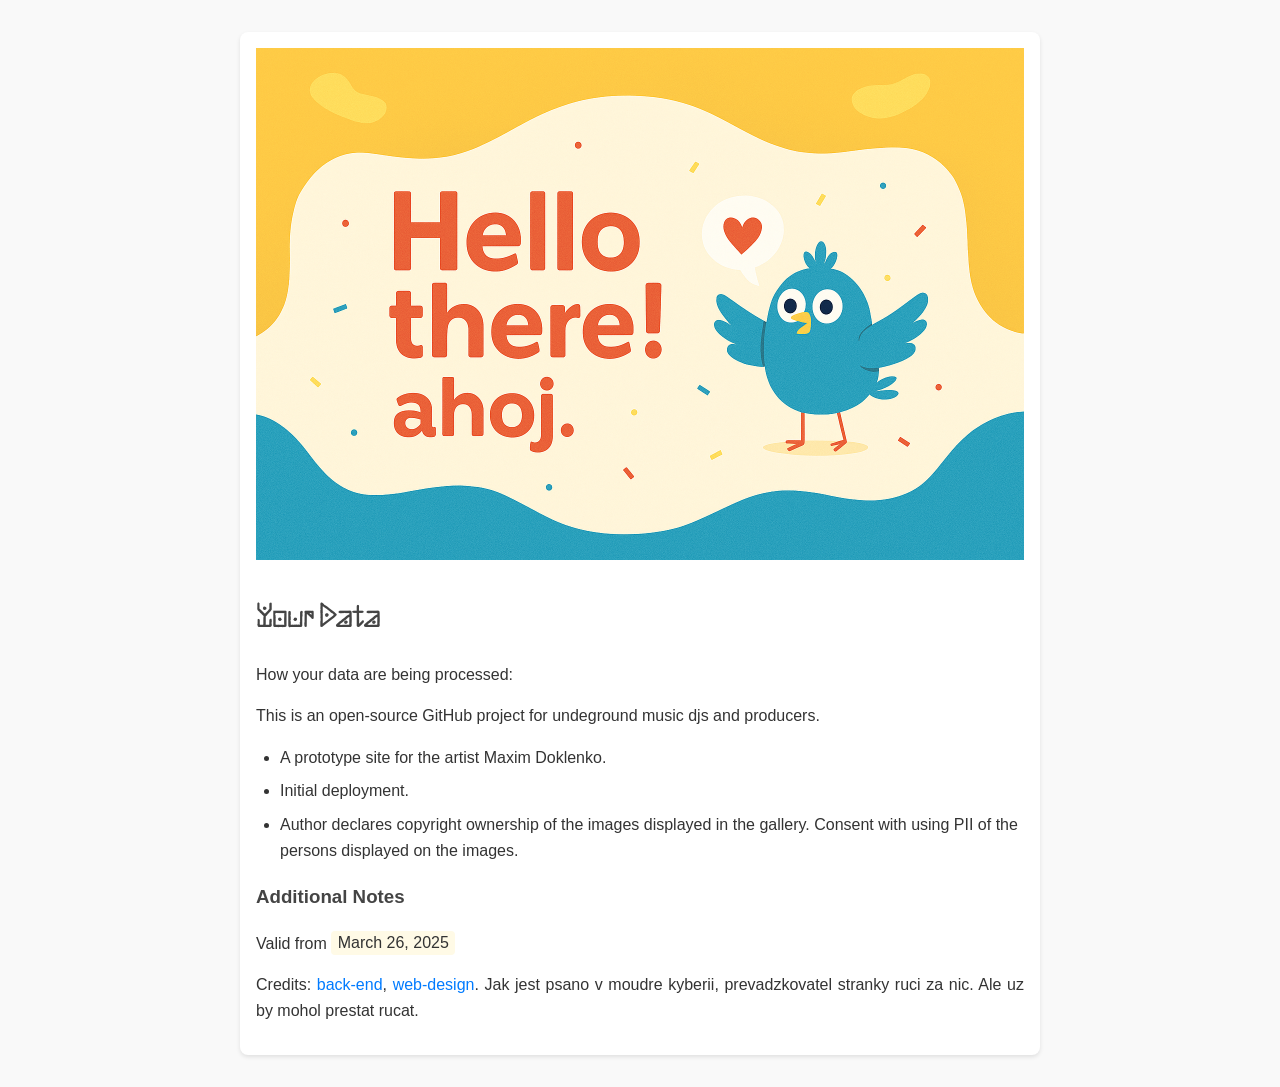
<file: disclaimer.html>
<!DOCTYPE html>
<html lang="en">

<head>
    <meta charset="UTF-8">
    <meta name="viewport" content="width=device-width, initial-scale=1.0">
    <title>Data Privacy Disclaimer</title>
    <link rel="stylesheet" href="style.css">
    <style>
        body {
            font-family: Arial, sans-serif;
            line-height: 1.6;
            margin: 0;
            padding: 0;
            background-color: #f9f9f9;
            color: #333;
        }

        .container {
            max-width: 800px;
            margin: 2rem auto;
            padding: 1rem;
            background: #fff;
            border-radius: 8px;
            box-shadow: 0 2px 4px rgba(0, 0, 0, 0.1);
        }

        h1, h2, h3 {
            color: #444;
        }

        p {
            margin: 1rem 0;
        }

        ul {
            margin: 1rem 0;
            padding-left: 1.5rem;
        }

        ul li {
            margin: 0.5rem 0;
        }

        a {
            color: #007BFF;
            text-decoration: none;
        }

        a:hover {
            text-decoration: underline;
        }

        .highlight {
            background-color: #fffae6;
            padding: 0.2rem 0.4rem;
            border-radius: 4px;
        }
    </style>
</head>

<body>
    <div class="container">
        <img src="static/welcome.png">
        <h1>Your Data</h1>
        <p>How your data are being processed:</p>

        <!-- <h2>Subheading</h2> -->
        <p>This is an open-source GitHub project for undeground music djs and producers.</p>

        <ul>
            <li>A prototype site for the artist Maxim Doklenko. </li>
            <li>Initial deployment.</li>
            <li>Author declares copyright ownership of the images displayed in the gallery. Consent with using PII of the persons displayed on the images.</li>
            <!-- <li>Krom toho ze tvy data nikam netecou a ze tvuj odkaz bude doruceny autorce</li> -->
        </ul>

        <h3>Additional Notes</h3>
        <p>Valid from <span class="highlight">March 26, 2025</span></p>

        <p>Credits: <a href="https://github.com/23vibe">back-end</a>, <a href="404">web-design</a>. Jak jest psano v moudre kyberii, prevadzkovatel stranky ruci za nic. Ale uz by mohol prestat rucat.</p>
    </div>
</body>

</html>
</file>
<file: style.css>
* {
  box-sizing: border-box;
}

body {
  font-family: sans-serif;
  width: 100%;
  margin: 0;
  background-color: #222;
  color: white;
}

@font-face {
  font-family: myFont; /* set name */
  src: url("fonts/SankofaDisplay-Regular.ttf"); /* url of the font */
}

img { width: 100%
}

hr {color:#666; width: 100%;max-width:1200px;opacity:0.5;}

h1{font-family: myFont;}

h2{
    display: block;
    font-size: 1.5em;
    margin-block-start: 0;
    margin-block-end: 0;
    margin-inline-start: 0px;
    margin-inline-end: 0px;
    font-weight: bold;
    unicode-bidi: isolate;}

p {
  display: block;
  text-align: justify;
  margin-block-start: 0em;
  margin-block-end: 0em;
  margin-inline-start: 0px;
  margin-inline-end: 0px;
  unicode-bidi: isolate;
}


/* ---- nav ---- */

.navigation {
  display: block;
  top: 0;
  position: fixed;
  z-index: 999;
  width: 100%;
  margin: auto;
  background-color: #333;
}
.navigation img {
  width: 25px;
  height: auto;
  border: none;
}

ul.topnav {
  margin: auto;
  width: 100%;
  background-color: #333;
  padding: 1em;
  padding-left: 0px;
  max-width: 1200px;
  list-style-type: none;
  overflow: hidden;
  background-color: #333;
}
ul.topnav li {display: block;width:200px;
  float: left;text-align: center;
}

ul.topnav li.first {width:100px;padding-left:1rem;}

ul.topnav li a {
  font-family: myFont;
  font-size: 1.3rem;
  color: white;
  text-align: center;
  line-height: 25px;
  padding: 0px 0px;
  text-decoration: none;
  cursor: pointer;
}
ul.topnav li a:hover {
  color: lightgray;font-size: 1.25rem;
}
ul.topnav li a.active {
  color: orange !important;
}
ul.topnav li.right {
  float: right;
}
#status {
  margin: 0;
  display: flex;
  text-align: center;
  line-height: 25px;
  padding: 20px 16px;
  text-decoration: none;
}
.content {
  background: #000;
  width: 100%;
  padding-top: 60px; /* space so fixed navigation doesn't cover content */
}


/* ---- intro section ---- */

#intro {
  max-width: 1200px;
  margin: 0 auto;
  padding: 20px;
}

#intro p {
  font-size: 1rem;
  line-height: 1.6;
}

#intro h2 {
  font-size: 1.8em;
}

.intro-flyer {
  width: 300px;
  height: auto;
  display: block;
  margin: 0 auto;
}

/* ---- music section ---- */

#music {
  max-width: 1200px;
  margin: 0 auto;
  padding: 20px;
  padding-top: 100px;
}

#music iframe {
  min-height: 200px;
}

#music h2 {
  font-size: 1.5em;
}

#music p {
  font-size: 1rem;
  line-height: 1.6;
}

#music a {
  color: orange;
}


/* ---- gallery ---- */

#gallery {
  display: block;
  padding-top: 100px;
  background: #000;
  width: 100%;
  min-height: 100vh;
}

.grid {
  padding-top: 20px;
  background: #000;
  max-width: 1200px;
  margin-left: auto;
  margin-right: auto;
  counter-reset: grid-item;
}
/* clearfix */
.grid:after {
  content: '';
  display: block;
  clear: both;
}


/* ---- grid-item ---- */

.grid-item {
  padding: 4px;
  margin-top: 20px;
  width: 20%;
  height: auto;
  float: left;
  background: transparent;
  border: 0px solid #333;
  border-color: hsla(0, 0%, 0%, 0.5);
  border-radius: 0px;
}

.grid-item--height3 {
  height: 220px;
  overflow: hidden;
}

.grid-item--height3 img {
  object-fit: cover;
  height: 100%;
  width: 100%;
}
.grid-item:before {
  counter-increment: grid-item;
  content: counter(grid-item);
  display: none;
  color: white;
  padding-top: 0.2em;
  text-align: center;
  font-size: 1.4rem;
}


/* ---- form ---- */


#contactform {
  display: block;
  padding-top: 180px;
  background: #000;
  width: 100%;
  height: 94vh;
}

textarea {
  display: block;
  border: none;
  color: orange;
  background-color: #222222;
  padding-top: 1em;
  text-align: center;
  font-size: 0.8rem;
  width: 50%;
  height: 300px;
}
input {
  display: block;
  border: none;
  color: orange;
  background-color: #222222;
  text-align: center;
  font-size: 0.8rem;
  line-height: 1.8rem;
  width: 30%;
}
button {
  display: block;
  border: none;
  text-transform: uppercase;
  color: white;
  background-color: #666;
  text-align: center;
  cursor: pointer;
  font-size: 0.8rem;
  font-weight: bold;
  line-height: 2.8rem;
  width: 20%;
}
button:hover {
  display: block;
  border: none;
  text-transform: uppercase;
  color: orange;
  background-color: #444;
}


/* ---- footer ---- */

footer {
  width: 100%;
  display: block;
  border: none;
  color: #ddd;
  background-color: #222222;
  text-align: center;
  font-size: 0.6rem;
  font-weight: regular;
  line-height: 1.8rem;
}
.footer a {
  color: white;
  text-decoration: none;
  text-align: center;
  font-size: 0.6rem;
  font-weight: bold;
  line-height: 2.8rem;
}




/* lightbox */
.modal {
  display: none;
  position: fixed;
  z-index: 1;
  padding-top: 100px;
  left: 0;
  top: 0;
  width: 100%;
  height: 100%;
  overflow: auto;
  background-color: black;
}

/* Modal Content */
.modal-content {
  position: relative;
  background-color: #fefefe;
  margin: auto;
  padding: 0;
  width: 90%;
  max-width: 1200px;cursor: pointer;
}

/* The Close Button */
.close {
  color: white;
  position: absolute;
  top: 10px;
  right: 25px;
  font-size: 35px;
  font-weight: bold;
}

.close:hover,
.close:focus {
  color: #999;
  text-decoration: none;
  cursor: pointer;
}

.mySlides {background-color: black; text-align: center;
  display: none;
}

.mySlides img {width:auto;height:96vh;

}

.cursor {
  cursor: pointer;
}

/* Next & previous buttons */
.prev,
.next {
  cursor: pointer;
  position: absolute;
  top: 50%;
  width: auto;
  padding: 16px;
  margin-top: -50px;
  color: white;
  font-weight: bold;
  font-size: 20px;
  transition: 0.6s ease;
  border-radius: 0 3px 3px 0;
  user-select: none;
  -webkit-user-select: none;
}

/* Position the "next button" to the right */
.next {
  right: 0;
  border-radius: 3px 0 0 3px;
}

/* On hover, add a black background color with a little bit see-through */
.prev:hover,
.next:hover {
  background-color: rgba(0, 0, 0, 0.8);
}

/* Number text (1/3 etc) */
.numbertext {
  color: #f2f2f2;
  font-size: 12px;
  padding: 8px 12px;
  position: absolute;
  top: 0;
}



.caption-container {
  text-align: center;
  background-color: black;
  padding: 2px 16px;
  color: white;
}

.demo {
  opacity: 0.6;
}

.active,
.demo:hover {
  opacity: 1;
}

img.hover-shadow {
  transition: 0.3s;
}

.hover-shadow:hover {
  box-shadow: 0 4px 8px 0 rgba(0, 0, 0, 0.2), 0 6px 20px 0 rgba(0, 0, 0, 0.19);
}


/* ---- mobile responsive ---- */

@media screen and (max-width: 768px) {
  /* Navigation mobile */
  ul.topnav {
    padding: 0.5em;
    padding-left: 0;
    text-align: center;
  }
  ul.topnav li {
    width: auto;
    float: none;
    display: inline-block;
  }
  ul.topnav li.first {
    width: auto;
    padding-left: 0.5rem;
  }
  ul.topnav li a {
    font-size: 0.85rem;
  }
  ul.topnav li h2 {
    font-size: 1em;
  }

  /* Intro section mobile - match music section style */
  #intro h2 {
    font-size: 1.2em;
  }

  #intro p {
    font-size: 1.0rem;
    line-height: 1.6;
  }

  .intro-flyer {
    width: 80%;
    height: auto;
  }

  /* Music section mobile */
  #music h2 {
    font-size: 1.6em;
  }

  #music p {
    font-size: 1.0rem;
    line-height: 1.6;
  }

  /* Gallery - 4 columns on mobile */
  .grid-item {
    width: 25%;
    height: auto;
    margin-top: 4px;
    padding: 2px;
  }

  .grid-item--height3 {
    height: auto;
  }
}
</file>
